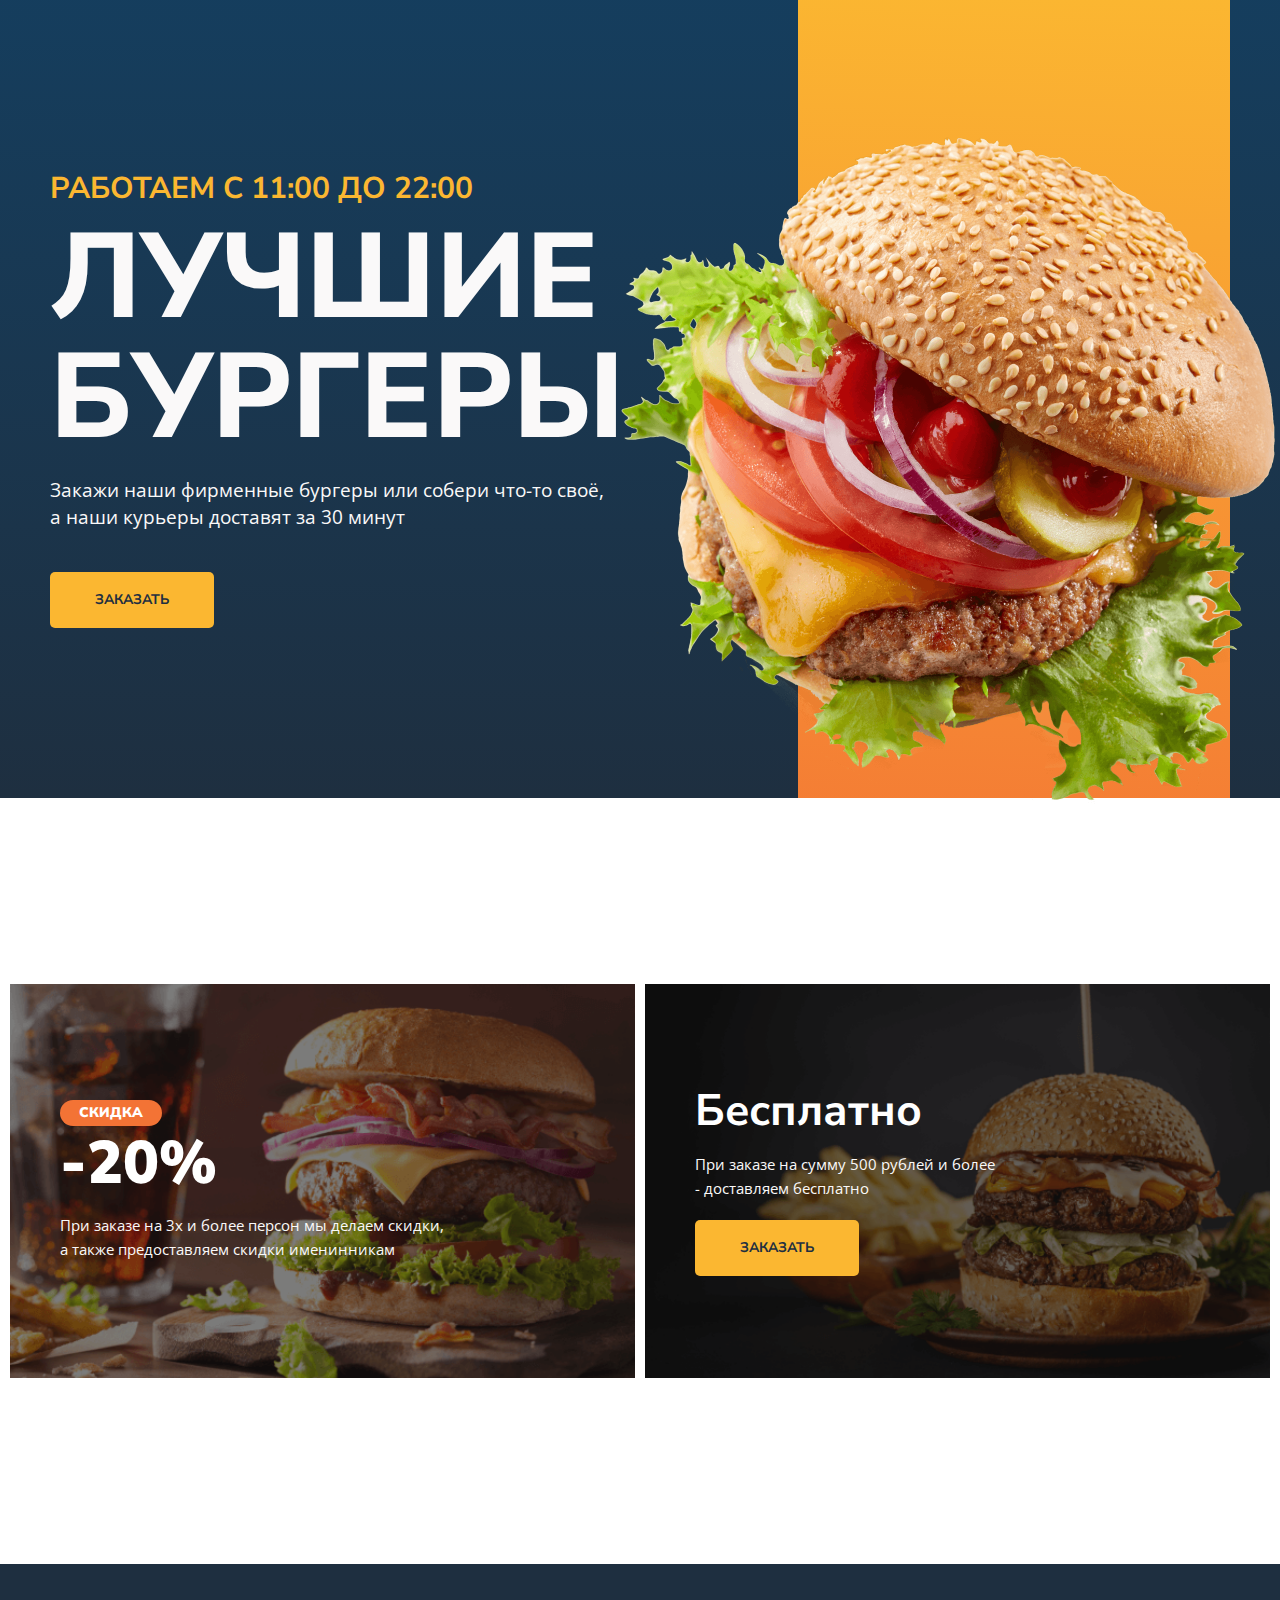
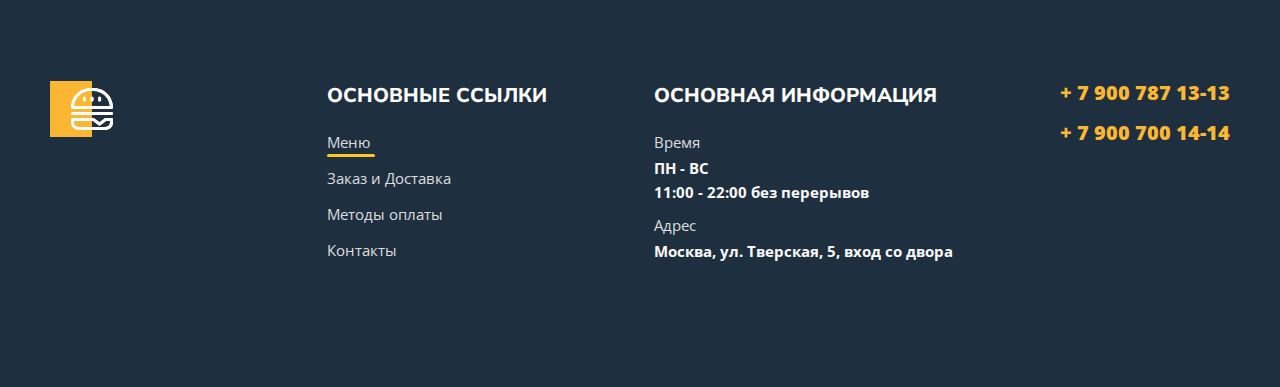
<file: index.html>
<!DOCTYPE html>
<html lang="ru">
  <head>
    <meta charset="UTF-8" />
    <meta http-equiv="X-UA-Compatible" content="IE=edge" />
    <meta
      name="viewport"
      content="width=device-width, initial-scale=1, shrink-to-fit=no"
    />
    <title>Бургеры</title>
    <link rel="preconnect" href="https://fonts.googleapis.com" />
    <link rel="preconnect" href="https://fonts.gstatic.com" crossorigin />
    <link
      href="https://fonts.googleapis.com/css2?family=Nunito+Sans:opsz,wght@6..12,600;6..12,700;6..12,800;6..12,900&family=Open+Sans:wght@400;600;700&display=swap"
      rel="stylesheet"
    />
    <link rel="stylesheet" href="styles/normalize.css" />
    <link rel="stylesheet" href="styles/main.css" />
    <link rel="stylesheet" href="styles/media.css" />
  </head>
  <body>
    <div class="main">
      <div class="wrapper">
        <div class="content">
          <h1 class="content-title">
            <span>работаем с 11:00 до 22:00</span>
            лучшие бургеры
          </h1>
          <p class="content-text">
            Закажи наши фирменные бургеры<br class="br-mobile" />
            или собери что-то своё, а<br class="br-mobile" />&nbsp;наши курьеры
            доставят за&nbsp;30&nbsp;минут
          </p>
          <a
            href="https://gremiko.github.io/Module01-Burger/menu.html"
            class="content-link"
            >заказать</a
          >
        </div>
        <div class="visual">
          <div class="visual-bg"></div>
          <img src="images/burger.png" alt="Burger" class="burger-mobile" />
        </div>
      </div>
    </div>
    <div class="promo">
      <div class="wrapper-promo">
        <div class="promo-left">
          <p class="sale">Скидка</p>
          <p class="cost">-20%</p>
          <p class="promo-description">
            При заказе на 3х и более персон мы делаем скидки, а также
            предоставляем скидки именинникам
          </p>
        </div>
        <div class="promo-right">
          <p class="free">Бесплатно</p>
          <p class="promo-description">
            При заказе на сумму 500 рублей и более - доставляем бесплатно
          </p>
          <a
            href="https://gremiko.github.io/Module01-Burger/menu.html"
            class="promo-link"
            >заказать</a
          >
        </div>
      </div>
    </div>
    <footer class="footer">
      <div class="container">
        <div class="footer-box">
          <div class="footer-item cont">
            <img src="images/footer-logo.svg" alt="logo" class="footer-logo" />
            <ul class="footer-list footer-list-tel telefon">
              <li>
                <a href="tel:+79007871313">+ 7 900 787 13-13</a>
              </li>
              <li>
                <a href="tel:+79007001414">+ 7 900 700 14-14</a>
              </li>
            </ul>
          </div>
          <div class="footer-item">
            <h2>основные ссылки</h2>
            <ul class="footer-list">
              <li>
                <a
                  href="https://gremiko.github.io/Module01-Burger/menu.html"
                  class="active"
                  >Меню</a
                >
              </li>
              <li><a href="#">Заказ и Доставка</a></li>
              <li><a href="#">Методы оплаты</a></li>
              <li><a href="#">Контакты</a></li>
            </ul>

            <ul class="footer-list footer-list-tel telefon2">
              <li>
                <a href="tel:+79007871313">+ 7 900 787 13-13</a>
              </li>
              <li>
                <a href="tel:+79007001414">+ 7 900 700 14-14</a>
              </li>
            </ul>
          </div>
          <div class="footer-item footer-main-info">
            <h2>основная информация</h2>
            <ul class="footer-list">
              <li>
                <span>Время</span>
                ПН - ВС <br />
                11:00 - 22:00 без перерывов
              </li>
              <li>
                <span>Адрес</span>
                Москва, ул. Тверская, 5, вход со двора
              </li>
            </ul>
          </div>
          <div class="footer-tel">
            <ul class="footer-list footer-list-tel">
              <li>
                <a href="tel:+79007871313">+ 7 900 787 13-13</a>
              </li>
              <li>
                <a href="tel:+79007001414">+ 7 900 700 14-14</a>
              </li>
            </ul>
          </div>
        </div>
      </div>
    </footer>
  </body>
</html>
</file>
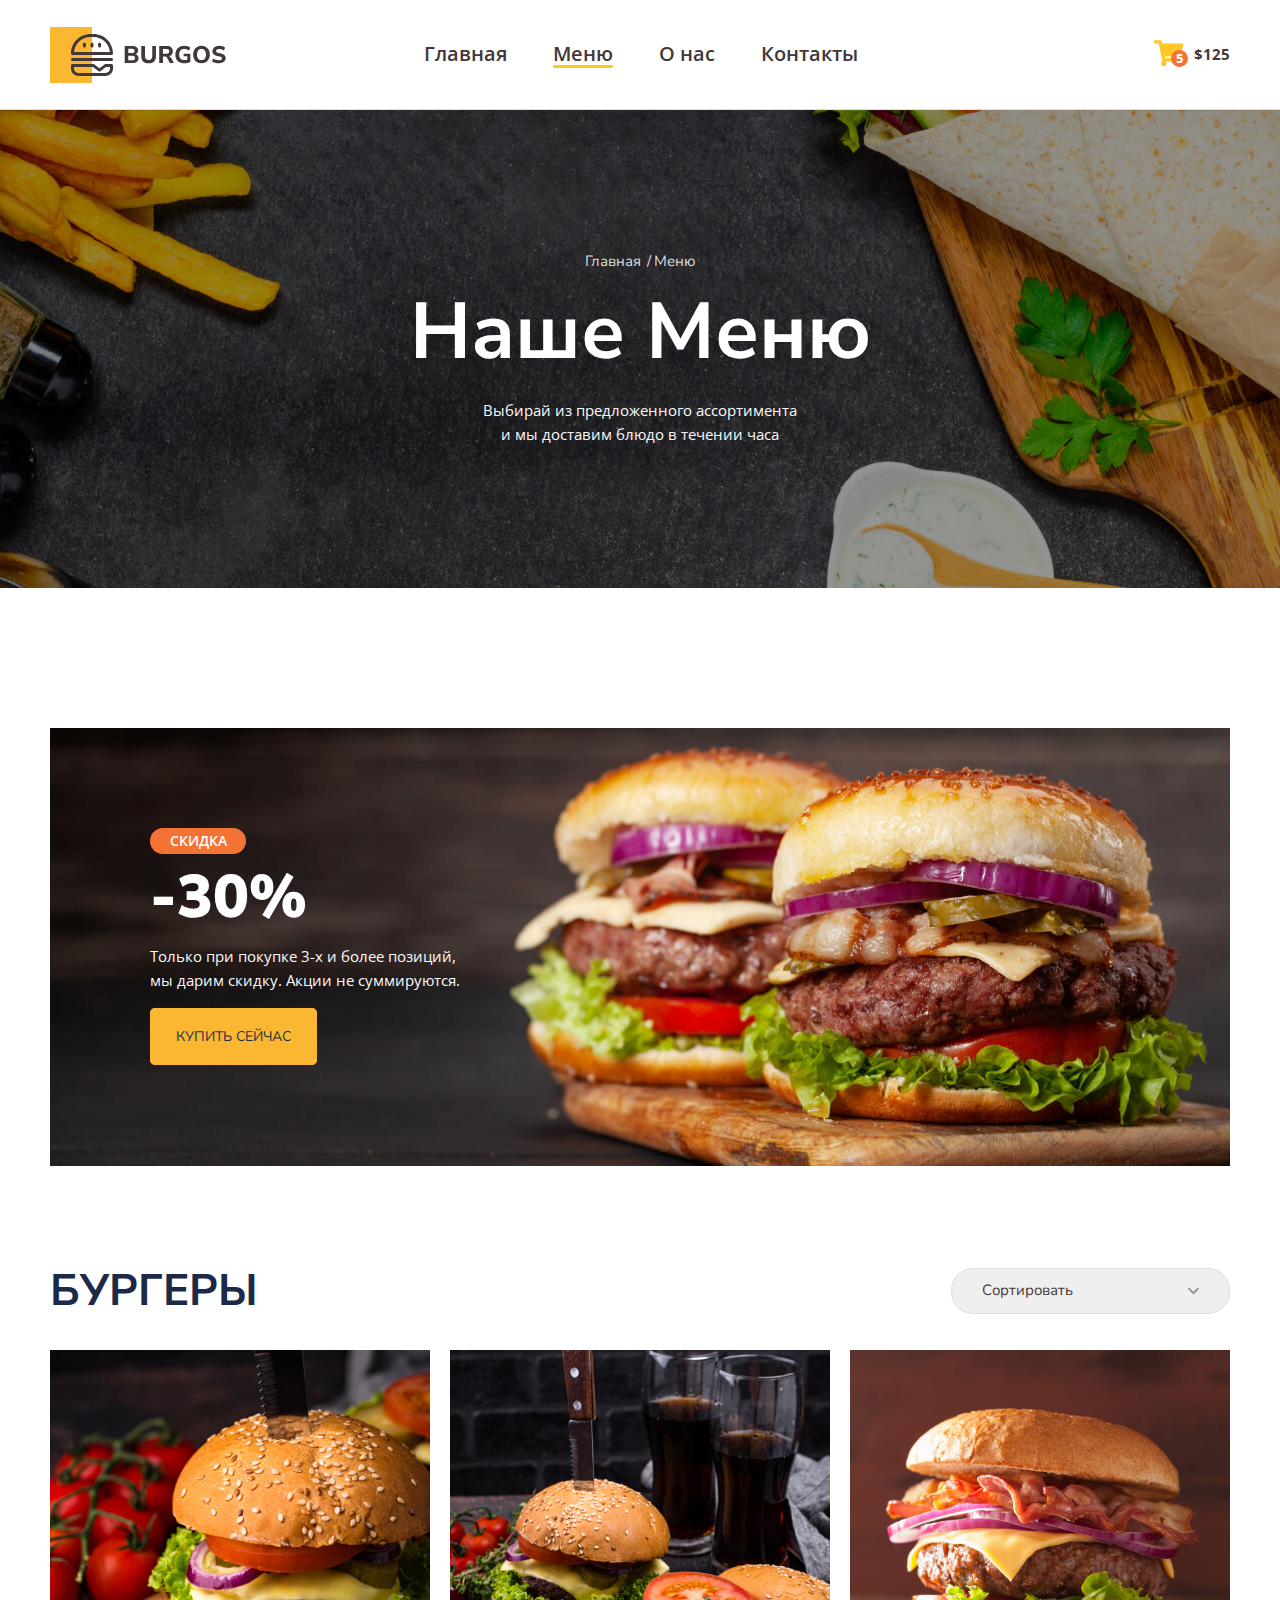
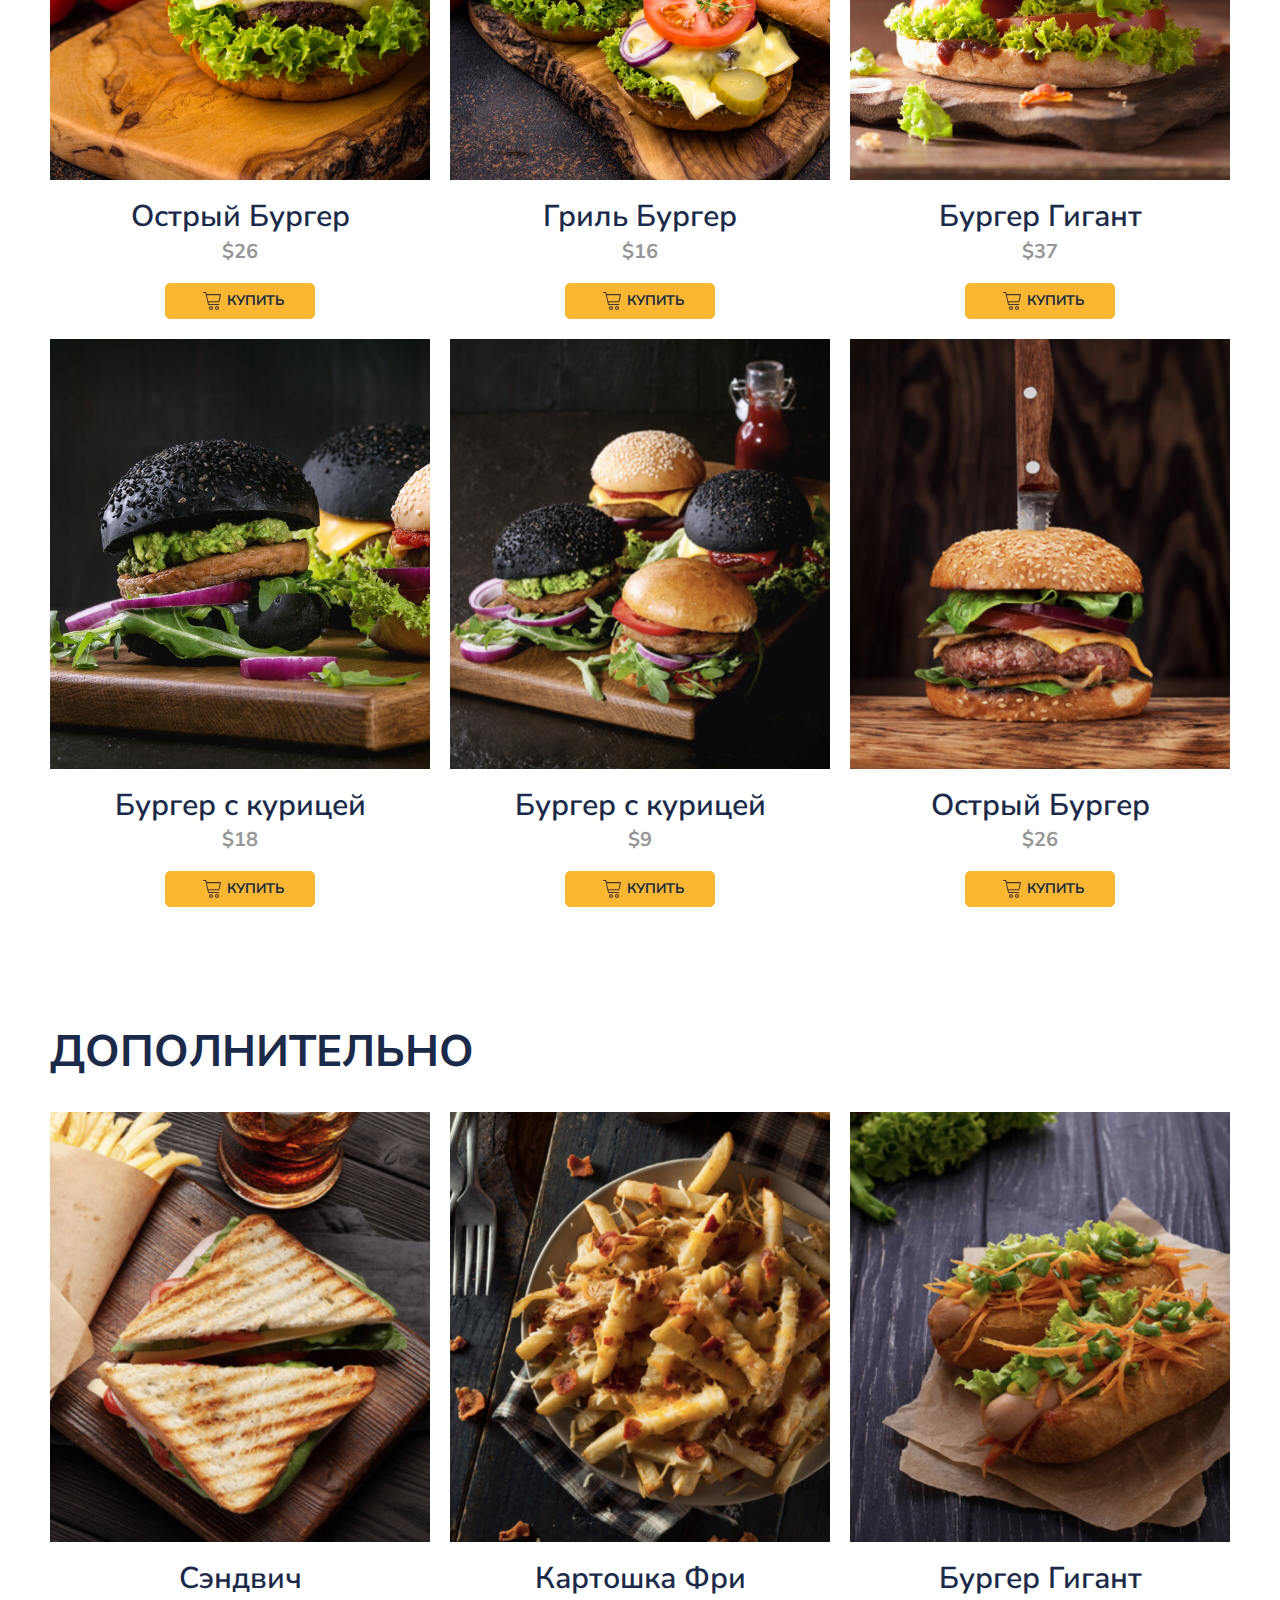
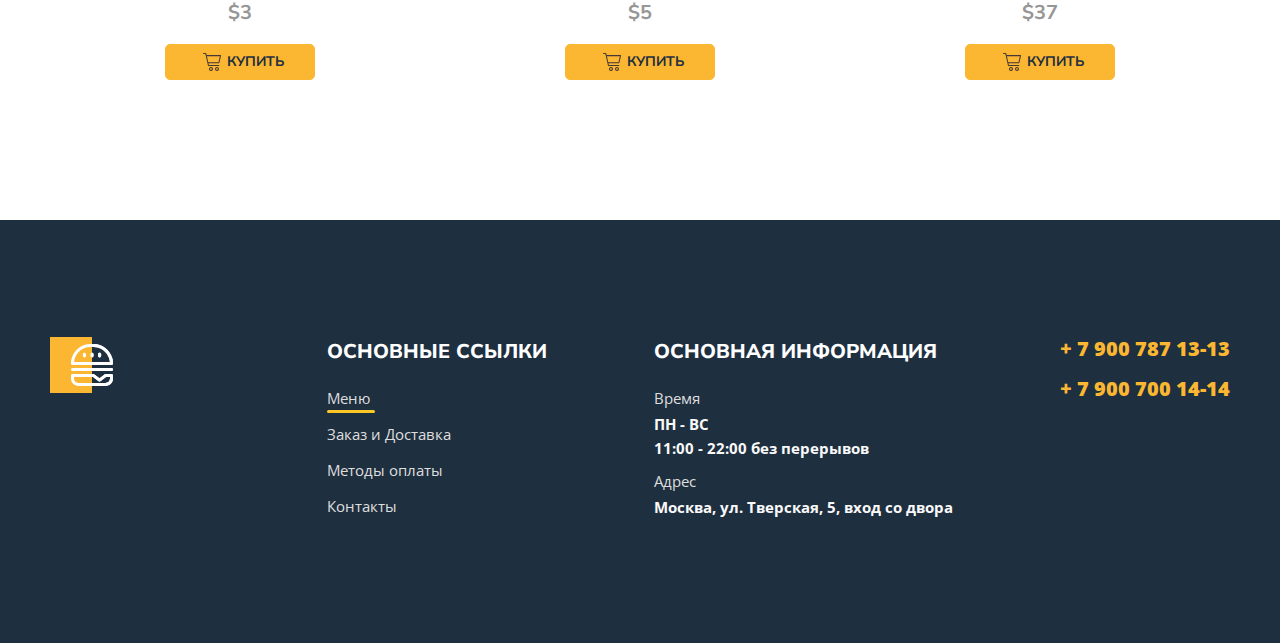
<file: menu.html>
<!DOCTYPE html>
<html lang="ru">
  <head>
    <meta charset="UTF-8" />
    <meta name="viewport" content="width=device-width, initial-scale=1.0" />
    <title>Burger</title>
    <link rel="preconnect" href="https://fonts.googleapis.com" />
    <link rel="preconnect" href="https://fonts.gstatic.com" crossorigin />
    <link
      href="https://fonts.googleapis.com/css2?family=Nunito+Sans:opsz,wght@6..12,600;6..12,700;6..12,800;6..12,900&family=Open+Sans:wght@400;600;700&display=swap"
      rel="stylesheet"
    />
    <link rel="stylesheet" href="styles/normalize.css" />
    <link rel="stylesheet" href="styles/main.css" />
    <link rel="stylesheet" href="styles/media.css" />
  </head>
  <body>
    <header id="headerTop">
      <div class="container">
        <div class="header">
          <div class="header-burger">
            <button class="burger" onclick="openModal()"></button>
          </div>
          <div class="header-item">
            <a href="https://gremiko.github.io/Module01-Burger/index.html" class="header-logo"> </a>
            <nav>
              <ul class="header-nav">
                <li><a href="https://gremiko.github.io/Module01-Burger/index.html" >Главная</a></li>
                <li><a href="#" class="active">Меню</a></li>
                <li><a href="#">О нас</a></li>
                <li><a href="#">Контакты</a></li>
              </ul>
            </nav>
          </div>
          <button type="button" class="button">
            <span class="button-item">
              <img src="images/cart.svg" alt="Корзина" />
              <span class="button-count">5</span>
            </span>
            <span class="button-text">$125</span>
          </button>
        </div>
      </div>
    </header>
    <div class="bg">
      <div class="container">
        <ul class="breadcrumbs">
          <li><a href="#">Главная</a></li>
          <li><a href="#">Меню</a></li>
        </ul>
        <h1 class="title">Наше Меню</h1>
        <p class="description">
          Выбирай из предложенного ассортимента и мы доставим блюдо в течении
          часа
        </p>
      </div>
    </div>
    <main>
      <div class="banner">
        <div class="container">
          <div class="banner-box">
            <h2 class="banner-title"><span>скидка</span>-30%</h2>
            <p class="banner-text">
              Только при покупке 3-х и более позиций, мы&nbsp;дарим скидку.
              Акции не суммируются.
            </p>
            <a href="#menuBurger" class="banner-link">купить сейчас</a>
          </div>
        </div>
      </div>
      <section class="menu" id="menuBurger">
        <div class="container">
          <div class="menu-header">
            <h2 class="menu-title">Бургеры</h2>
            <select class="menu-select">
              <option value="">Сортировать</option>
              <option value="up">По возрастанию</option>
              <option value="down">По убыванию</option>
            </select>
          </div>
          <ul class="menu-grid">
            <li class="menu-grid-item">
              <div class="menu-grid-cover">
                <img src="images/menu/01.jpg" alt="Острый Бургер" />
              </div>
              <div class="menu-grid-title">Острый Бургер</div>
              <div class="menu-grid-price">$26</div>
              <button type="button" class="menu-grid-btn">
                  <span class="menu-grid-icon"></span>
                  <span class="menu-grid-text">купить</span>
                </button>
             
            </li>
            <li class="menu-grid-item">
              <div class="menu-grid-cover">
                <img src="images/menu/02.jpg" alt="Гриль Бургер" />
              </div>
              <div class="menu-grid-title">Гриль Бургер</div>
              <div class="menu-grid-price">$16</div>
              <button type="button" class="menu-grid-btn">
                  <span class="menu-grid-icon"></span>
                  <span class="menu-grid-text">купить</span>
                </button>
              
            </li>
            <li class="menu-grid-item">
              <div class="menu-grid-cover">
                <img src="images/menu/03.jpg" alt="Бургер Гигант" />
              </div>
              <div class="menu-grid-title">Бургер Гигант</div>
              <div class="menu-grid-price">$37</div>
              <button type="button" class="menu-grid-btn">
                  <span class="menu-grid-icon"></span>
                  <span class="menu-grid-text">купить</span>
                </button>
           
            </li>
            <li class="menu-grid-item">
              <div class="menu-grid-cover">
                <img src="images/menu/04.jpg" alt="Бургер с курицей" />
              </div>
              <div class="menu-grid-title">Бургер с курицей</div>
              <div class="menu-grid-price">$18</div>
              <button type="button" class="menu-grid-btn">
                  <span class="menu-grid-icon"></span>
                  <span class="menu-grid-text">купить</span>
                </button>
              
            </li>
            <li class="menu-grid-item">
              <div class="menu-grid-cover">
                <img src="images/menu/05.jpg" alt="Бургер с курицей" />
              </div>
              <div class="menu-grid-title">Бургер с курицей</div>
              <div class="menu-grid-price">$9</div>
              <button type="button" class="menu-grid-btn">
                  <span class="menu-grid-icon"></span>
                  <span class="menu-grid-text">купить</span>
                </button>
              
            </li>
            <li class="menu-grid-item">
              <div class="menu-grid-cover">
                <img src="images/menu/06.jpg" alt="Тройной Бургер" />
              </div>
              <div class="menu-grid-title">Острый Бургер</div>
              <div class="menu-grid-price">$26</div>
              <button type="button" class="menu-grid-btn">
                  <span class="menu-grid-icon"></span>
                  <span class="menu-grid-text">купить</span>
                </button>
              
            </li>
          </ul>
        </div>
      </section>
      <section class="menu menu-other">
        <div class="container">
          <div class="menu-header">
            <h2 class="menu-title">Дополнительно</h2>
          </div>
          <ul class="menu-grid">
            <li class="menu-grid-item">
              <div class="menu-grid-cover">
                <img src="images/additionally/01.jpg" alt="Сэндвич" />
              </div>
              <div class="menu-grid-title">Сэндвич</div>
              <div class="menu-grid-price">$3</div>
              
                <button type="button" class="menu-grid-btn">
                  <span class="menu-grid-icon"></span>
                  <span class="menu-grid-text">купить</span>
                </button>
            </li>
          <li class="menu-grid-item">
              <div class="menu-grid-cover">
                <img src="images/additionally/02.jpg" alt="Картошка Фри" />
              </div>
              <div class="menu-grid-title">Картошка Фри</div>
              <div class="menu-grid-price">$5</div>
              
                <button type="button" class="menu-grid-btn">
                  <span class="menu-grid-icon"></span>
                  <span class="menu-grid-text">купить</span>
                </button>
              </li>
            
          <li class="menu-grid-item">
              <div class="menu-grid-cover">
                <img src="images/additionally/03.jpg" alt="Бургер Гигант" />
              </div>
              <div class="menu-grid-title">Бургер Гигант</div>
              <div class="menu-grid-price">$37</div>
              
                <button type="button" class="menu-grid-btn">
                  <span class="menu-grid-icon"></span>
                  <span class="menu-grid-text">купить</span>
                </button>
              
            </li>
          </ul>
            
            
          </div>
        </div>
      </section>
    </main>
    <footer class="footer">
      <div class="container">
        <div class="footer-box">
          <div class="footer-item cont">
              <img src="images/footer-logo.svg" alt="logo" class="footer-logo">
              <ul class="footer-list footer-list-tel telefon">
                <li>
                    <a href="tel:+79007871313">+ 7 900 787 13-13</a>                 
                </li>
                <li>
                    <a href="tel:+79007001414">+ 7 900 700 14-14</a>                    
                </li>
            </ul>
          </div>
          <div class="footer-item">
              <h2>основные ссылки</h2>
              <ul class="footer-list">
                  <li><a href="https://gremiko.github.io/Module01-Burger/menu.html" class="active">Меню</a></li>
                  <li><a href="#">Заказ и Доставка</a></li>
                  <li><a href="#">Методы оплаты</a></li>
                  <li><a href="#">Контакты</a></li>
              </ul>
              
              <ul class="footer-list footer-list-tel telefon2" >
                <li>
                    <a href="tel:+79007871313">+ 7 900 787 13-13</a>                 
                </li>
                <li>
                    <a href="tel:+79007001414">+ 7 900 700 14-14</a>                    
                </li>
            </ul>
          
          </div>
          <div class="footer-item footer-main-info">
              <h2>основная информация</h2>
              <ul class="footer-list">
                  <li>
                      <span>Время</span>
                      ПН - ВС <br>
                      11:00 - 22:00 без перерывов
                  </li>
                  <li>
                      <span>Адрес</span>
                      Москва, ул. Тверская, 5, вход со двора
                  </li>
              </ul>
          </div>
          <div class="footer-tel">
            <ul class="footer-list footer-list-tel">
                <li>
                    <a href="tel:+79007871313">+ 7 900 787 13-13</a>                 
                </li>
                <li>
                    <a href="tel:+79007001414">+ 7 900 700 14-14</a>                    
                </li>
            </ul>
          </div>
          </div>
      </div>
  </footer>
  <a href="#headerTop" class="button-up hidden" id="btnUp">Наверх</a>
  <div class="modal" id="modal">
    <ul class="header-nav">
      <li><a href="https://gremiko.github.io/Module01-Burger/index.html" >Главная</a></li>
      <li><a href="#" class="active">Меню</a></li>
      <li><a href="#">О нас</a></li>
      <li><a href="#">Контакты</a></li>
    </ul>
    <button class="burger-close" onclick="closeModal()"></button>
  </div>
<script src="scripts/main.js"></script>
  </body>
</html>
</file>
<file: styles/main.css>
html {
  overflow-x: hidden;
}

body {
  overflow-x: hidden;
  font-family: "Nunito Sans", sans-serif;
}

.container {
  max-width: 1180px;
  margin: 0 auto;
  padding-left: 15px;
  padding-right: 15px;
}

header {
  border-bottom: 1px solid #dedede;
}

.header {
  display: flex;
  align-items: center;
  font-family: "Open Sans", sans-serif;
  justify-content: space-between;
  padding-top: 26px;
  padding-bottom: 25px;
}

.header-item {
  display: flex;
  align-items: center;
  justify-content: space-between;
  flex-basis: 68.5%;
}

.header-logo {
  display: block;
  background-image: url(../images/Logo.svg);
  width: 176px;
  height: 56px;
  background-repeat: no-repeat;
  background-size: cover;
}

.header-logo:hover {
  cursor: pointer;
}

.header-nav {
  display: flex;
  list-style-type: none;
  padding-left: 0;
  gap: 46px;
}

.header-nav a {
  font-weight: 600;
  font-size: 20px;
  color: #443737;
  text-decoration: none;
  transition: 0.5s;
}

.header-nav a::after {
  content: "";
  width: 100%;
  height: 3px;
  border-radius: 1.5px;
  background: transparent;
  display: block;
}

.header-nav a.active::after {
  background: #ffc725;
}

.header-nav a:hover {
  color: #ffc725;
}

.button {
  display: flex;
  align-items: center;
  background-color: transparent;
  border: none;
  padding: 0;
  gap: 10px;
  cursor: pointer;
}
.button-item {
  position: relative;
}

.button-count {
  color: #fff;
  font-size: 13px;
  font-weight: 700;
  background-color: #f37335;
  border-radius: 100%;
  position: absolute;
  width: 17px;
  height: 17px;
  text-align: center;
  line-height: 1.3;
  bottom: 3px;
  right: -4px;
}
.button-text {
  color: #443737;
  font-size: 15px;
  font-weight: 700;
}

.bg {
  text-align: center;
  color: #ffffff;
  background-image: url(../images/bg.jpg);
  background-size: cover;
  background-position: center center;
  padding: 142px 0;
  margin-bottom: 140px;
}

.breadcrumbs {
  padding-left: 0;
  margin-top: 0;
  list-style-type: none;
  display: flex;
  justify-content: center;
  gap: 9px;
}

.breadcrumbs a {
  color: #dedede;
  font-size: 15px;
  text-decoration: none;
  font-family: "Nunito Sans", sans-serif;
}

.breadcrumbs a:hover {
  color: #ffc725;
}

.breadcrumbs a:hover::before {
  color: #dedede;
}
.breadcrumbs a::before {
  content: "/";
  position: relative;
  left: -3px;
  pointer-events: none;
}

.breadcrumbs li:first-child a::before {
  display: none;
}

.title {
  font-size: 79px;
  font-weight: 700;
  margin-top: 17px;
  margin-bottom: 20px;
}

.description {
  font-family: "Open Sans", sans-serif;
  font-size: 15px;
  line-height: 1.6;
  color: #faf9f9;
  max-width: 320px;
  margin: 0 auto;
}

.banner-box {
  background-image: url(../images/beef-burger.jpg);
  background-repeat: no-repeat;
  background-size: cover;
  background-position: 0 center;
  padding: 100px 100px 120px;
  margin-bottom: 80px;
}

.banner-title {
  font-size: 60px;
  font-weight: 900;
  color: #ffffff;
  margin-top: 0;
  margin-bottom: 12px;
}

.banner-title span {
  font-size: 14px;
  font-family: "Open Sans", sans-serif;
  font-weight: 600;
  text-transform: uppercase;
  background-color: #f37335;
  border-radius: 14px;
  padding: 5px 0;
  display: block;
  max-width: 96px;
  text-align: center;
  margin-bottom: 9px;
}

.banner-text {
  color: #faf9f9;
  font-size: 15px;
  line-height: 1.6;
  font-family: "Open Sans", sans-serif;
  max-width: 353px;
  margin-top: 0;
  margin-bottom: 35px;
}

.banner-link {
  font-size: 14px;
  padding: 18px 25px;
  text-transform: uppercase;
  text-decoration: none;
  color: #1e2f40;
  background-color: #fbb731;
  border-radius: 5px;
  border: 1px solid #fbb731;
  transition: 1s;
}

.banner-link:hover {
  background-color: transparent;
  color: #fbb731;
}
.menu {
  padding-top: 20px;
}
.menu-header {
  display: flex;
  align-items: center;
  justify-content: space-between;
  margin-bottom: 34px;
}

.menu-title {
  font-size: 44px;
  font-weight: 700;
  text-transform: uppercase;
  color: #1b2a49;
  margin: 0;
}

.menu-select {
  border: 1px solid #dedede;
  padding: 13px 30px;
  border-radius: 22px;
  color: #443737;
  font-size: 15px;
  -webkit-appearance: none;
  -moz-appearance: none;
  appearance: none;
  flex-basis: 279px;
  background-image: url(../images/arrow.svg);
  background-size: 12.79px 7.75px;
  background-repeat: no-repeat;
  background-position: 89% center;
}

.menu-select:hover {
  cursor: pointer;
}

.menu-grid {
  display: grid;
  grid-template-columns: repeat(3, 1fr);
  gap: 20px;
  margin-bottom: 100px;
  padding-left: 0;
}
.menu-grid-item {
  list-style-type: none;
  padding: 0;
}
.menu-grid-cover {
  width: 100%;
  height: 430px;
  position: relative;
  overflow: hidden;
}

.menu-grid-cover img {
  position: absolute;
  left: 50%;
  top: 50%;
  transform: translate(-50%, -50%);
  -o-object-fit: cover;
  object-fit: cover;
  width: 100%;
  height: 430px;
}

.menu-grid-title {
  font-size: 30px;
  font-weight: 600;
  color: #1b2a49;
  margin-bottom: 5px;
  text-align: center;
  margin-top: 20px;
}

.menu-grid-price {
  font-size: 20px;
  font-weight: 700;
  color: #979797;
  margin: 0;
  margin-bottom: 20px;
  text-align: center;
}

.menu-grid-text {
  font-size: 14px;
  font-weight: 700;
  color: #1e2f40;
}

.menu-grid-icon {
  background-image: url(../images/cart-menu.svg);
  background-size: 18px 18px;
  background-repeat: no-repeat;
  background-position: center center;
  width: 18px;
  height: 18px;
  padding-right: 12px;
}

.menu-grid-btn {
  display: flex;
  justify-content: center;
  align-items: center;
  width: 150px;
  height: 36px;
  border-radius: 5px;
  border: 1px solid #fbb731;
  background: #fbb731;
  text-transform: uppercase;
  margin: 0 auto;
  transition: 1s;
}

.menu-grid-btn:hover {
  cursor: pointer;
  background-color: #f37335;
}

.footer {
  background: #1e2f40;
  color: #fff;
  padding-top: 117px;
  padding-bottom: 106px;
  margin-top: 140px;
}

.footer-box {
  display: flex;
  justify-content: space-between;
  gap: 20px;
}

.footer-logo {
  width: 63px;
  height: 56px;
  background-image: url(../images/footer-logo.svg);
  display: block;
}

.footer-item h2 {
  font-size: 20px;
  font-weight: 800;
  text-transform: uppercase;
  margin-bottom: 19px;
  margin-top: 0;
  line-height: 1.5;
}

.footer-list li {
  margin-bottom: 9px;
  font-family: "Open Sans", sans-serif;
  font-size: 15px;
  color: #faf9f9;
  font-weight: 700;
  line-height: 24px;
  list-style-type: none;
}
.footer-list a {
  color: #dedede;
  text-decoration: none;
  font-weight: 400;
  transition: 0.5s;
}
.footer-list a:hover {
  color: #fbb731;
}

.footer-item span {
  color: #dedede;
  display: block;
  font-weight: 400;
  margin-bottom: 2px;
}
.footer-list-tel {
  margin-top: 0;
}

.footer-list-tel li {
  margin-bottom: 12px;
}

.footer-list-tel a {
  font-size: 20px;
  font-weight: 900;
  color: #fbb731;
}

.footer-list-tel a:hover {
  color: #ffffff;
}

.footer-list {
  padding-left: 0;
  list-style-type: none;
}

.footer-list a::after {
  content: "";
  width: 22%;
  height: 3px;
  border-radius: 1.5px;
  background: transparent;
  display: block;
}

.footer-list a.active::after {
  background: #ffc725;
}

.button-up {
  background-color: #fbb731;
  font-weight: 700;
  font-size: 14px;
  text-transform: uppercase;
  color: #1e2f40;
  text-decoration: none;
  padding: 5px 20px;
  position: fixed;
  bottom: 20px;
  right: 20px;
  border-radius: 5px;
  transition: 1s;
}

.button-up:hover {
  background-color: #f37335;
}

.button-up.hidden {
  opacity: 0;
}

.button-up.visible {
  opacity: 1;
}
.telefon {
  opacity: 0;
}

/*----------------------------------------------------- STYLE INDEX ---------------------------------------------- */

.main {
  background: linear-gradient(180deg, #0c4c7b -100%, #1e2f40 100%);
}
.wrapper {
  max-width: 1180px;
  margin: 0 auto;
  display: flex;
  justify-content: space-between;
}
.wrapper-promo {
  display: grid;
  grid-template-columns: repeat(2, 1fr);
  gap: 10px;
  padding-right: 10px;
  padding-left: 10px;
}
.content {
  color: #faf9f9;
  flex: 0 0 580px;
  padding-top: 170px;
  padding-bottom: 170px;
  z-index: 2;
}
.content-title {
  font-size: 120px;
  font-weight: 800;
  text-transform: uppercase;
  line-height: 120px;
  margin-bottom: 40px;
  margin-top: 0;
  margin-bottom: 0;
}
.content-title span {
  color: #fbb731;
  font-size: 30px;
  font-weight: 700;
  line-height: 38px;
  display: block;
  margin-bottom: 10px;
}
.content-text {
  font-family: "Open Sans", sans-serif;
  font-size: 19px;
  line-height: 1.4;
  margin-bottom: 42px;
}
.content-link,
.promo a {
  color: #1e2f40;
  background-color: #fbb731;
  border-radius: 5px;
  text-decoration: none;
  padding: 20px 45px;
  display: inline-block;
  text-transform: uppercase;
  font-size: 14px;
  font-weight: 700;
  transition: 1s;
}
.content-link:hover {
  background-color: #f37335;
}
.visual {
  flex-grow: 1;
  display: flex;
  justify-content: flex-end;
  position: relative;
}
.visual-bg {
  width: 432px;
  height: 100%;
  background: linear-gradient(
    2.42deg,
    #f37335 -19.6%,
    #fbb731 100.79%,
    #fdc830 100.79%
  );
}
.main img {
  width: 829px;
  position: absolute;
  right: -135px;
}
.promo {
  padding-top: 186px;
  padding-bottom: 46px;
}
.promo-left,
.promo-right {
  flex: 0 0 49%;
  color: #fff;
  box-sizing: border-box;
  background-repeat: no-repeat;
  background-size: cover;
  background-position: center;
}
.promo-left {
  background-image: url(../images/promo-left.png);
  padding: 116px 50px;
}
.promo-right {
  background-image: url(../images/promo-right.png);
  padding: 102px 50px;
}
.sale {
  font-size: 14px;
  font-weight: 900;
  background: #f37335;
  padding: 5px 19px;
  border-radius: 14px;
  display: inline-block;
  text-transform: uppercase;
  margin-bottom: 3px;
  margin-top: 0;
}
.cost {
  font-size: 60px;
  font-weight: 900;
  margin-bottom: 8px;
  margin-top: 0;
}
.promo-description {
  font-family: "Open Sans", sans-serif;
  color: #faf9f9;
  font-size: 15px;
  line-height: 24px;
  margin-bottom: 0;
}
.promo-link {
  transition: 1s;
}

.promo-link:hover {
  background-color: #f37335;
}

.promo-left .promo-description {
  max-width: 392px;
}
.promo-right .promo-description {
  max-width: 300px;
  margin-bottom: 20px;
}
.free {
  font-size: 44px;
  font-weight: 700;
  margin-bottom: 10px;
  margin-top: 0;
}

/*----------------------------------- Modal window----------------------------------------------------- */

.burger {
  width: 34px;
  height: 22px;
  background-image: url(../images/burger.svg);
  background-color: transparent;
  background-size: contain;
  border: none;
  cursor: pointer;
}
.modal {
  background-color: #fff8dc;
  max-width: 500px;
  text-align: center;
  position: absolute;
  top: -400px;
  left: 0;
  right: 0;
  margin: 20px auto 0;
  padding: 40px 30px;
  box-sizing: border-box;
  transition: 0.5s;
}

.modal .header-nav {
  flex-direction: column;
  align-items: center;
  gap: 23px;
  margin: 0;
}

.burger-close {
  width: 22px;
  height: 22px;
  background-image: url(../images/close.svg);
  background-color: transparent;
  background-size: contain;
  background-repeat: no-repeat;
  border: none;
  position: absolute;
  top: 20px;
  right: 20px;
  cursor: pointer;
}
</file>
<file: styles/media.css>
/* Responsive Menu */
@media (min-width: 1101px) {
  .br-mobile {
    display: none;
  }
}
@media (min-width: 766px) {
  .header-burger {
    display: none;
  }
}
@media (min-width: 568px) {
  .footer-list + .footer-list-tel {
    display: none;
  }
}

@media (max-width: 1000px) {
  .container {
    max-width: 738px;
  }
  .wrapper {
    max-width: 738px;
  }
  .content-title {
    font-size: 4vw;
  }
  .header-logo {
    width: 150px;
    height: 48px;
    background-size: contain;
  }
  .header-nav {
    gap: 22px;
  }
  .header-item {
    flex-basis: 75.5%;
  }
  .bg {
    margin-bottom: 72px;
  }
  .banner-box {
    background-position: -80px center;
    padding: 100px 40px 120px;
  }
  .menu-grid {
    grid-template-columns: repeat(2, 1fr);
    gap: 50px 15px;
  }

  .menu-other {
    overflow: hidden;
    height: 558px;
  }
  .menu-other .menu-grid {
    display: flex;
    width: auto;
    overflow-x: scroll;
    overflow-y: hidden;
    padding-bottom: 50px;
  }
  .menu-other .menu-grid-item {
    flex: 0 0 281px;
  }
  .menu-other .menu-grid-cover,
  .menu-other .menu-grid-cover img {
    height: 320px;
  }
}

@media (max-width: 768px) {
  .footer-tel {
    display: none;
  }
  .footer-list + .footer-list-tel {
    display: block;
  }
}

@media (max-width: 766px) {
  nav {
    display: none;
  }
  .header {
    gap: 21px;
  }
  .menu-other .container {
    padding-right: 0;
  }
  .button-up.visible {
    display: none;
  }
  .content {
    text-align: center;
    padding-left: 10px;
    padding-right: 10px;
  }
  .wrapper {
    display: grid;
    grid-template-columns: repeat(1, 1fr);
  }
  .visual {
    display: none;
  }
  .wrapper-promo {
    display: grid;
    grid-template-columns: repeat(1, 1fr);
    gap: 10px;
    padding-right: 10px;
    padding-left: 10px;
  }
  .promo {
    padding-top: 20px;
  }
  .content-title,
  .content-text,
  .content-link {
    position: relative;
    z-index: 2;
  }
}

@media (max-width: 567px) {
  .container {
    max-width: 400px;
  }
  .header {
    padding-top: 19px;
    padding-bottom: 19px;
  }
  .header-logo {
    width: 116px;
    height: 37px;
  }
  .title {
    font-size: 38px;
  }
  .menu-title {
    font-size: 27px;
  }
  .menu-select {
    flex-basis: 136px;
    font-size: 12px;
    padding: 13px 24px 13px 15px;
    background-position: 91% center;
  }
  .menu-header {
    margin-bottom: 30px;
  }
  .menu-grid {
    gap: 25px 15px;
    margin-bottom: 40px;
  }
  .breadcrumbs a {
    font-size: 14px;
  }

  .description {
    font-size: 12px;
  }
  .bg {
    padding: 55px 0;
    margin-bottom: 33px;
  }
  .banner-box {
    background-position: 17% center;
    padding: 35px 24px 54px;
    margin-bottom: 40px;
  }
  .menu-grid-cover {
    height: 56vw;
    margin-bottom: 10px;
  }
  .menu-grid-cover img {
    height: 100%;
  }
  .menu-grid-title {
    font-size: 15px;
  }
  .menu-grid-price {
    font-size: 16px;
    margin-top: 6px;
    margin-bottom: 14px;
  }
  .menu-grid-btn {
    padding: 10px 21px;
  }
  .menu-other {
    height: 108vw;
  }
  .menu-other .menu-grid {
    padding-bottom: 24vw;
  }
  .menu-other .menu-grid-cover {
    height: 56vw;
  }
  .menu-other .menu-grid-cover img {
    height: 100%;
  }
  .menu-other .menu-grid-item {
    flex: 0 0 38vw;
  }
  .footer {
    margin-top: 28px;
    padding-top: 60px;
    padding-bottom: 60px;
  }
  .footer-box {
    display: flex;
    flex-direction: column;
  }
  .cont {
    display: flex;
  }
  .telefon2 {
    position: relative;
    bottom: 325px;
    left: 100px;
  }
  .footer-main-info {
    position: relative;
    bottom: 100px;
  }
}
@media (max-width: 360px) {
  .header-logo {
    width: 116px;
    height: 37px;
    background-size: contain;
  }
  .menu-grid-title {
    font-size: 13px;
  }
}

@media (max-width: 320px) {
  .banner-box {
    background-position: 25% center;
  }
}
</file>
